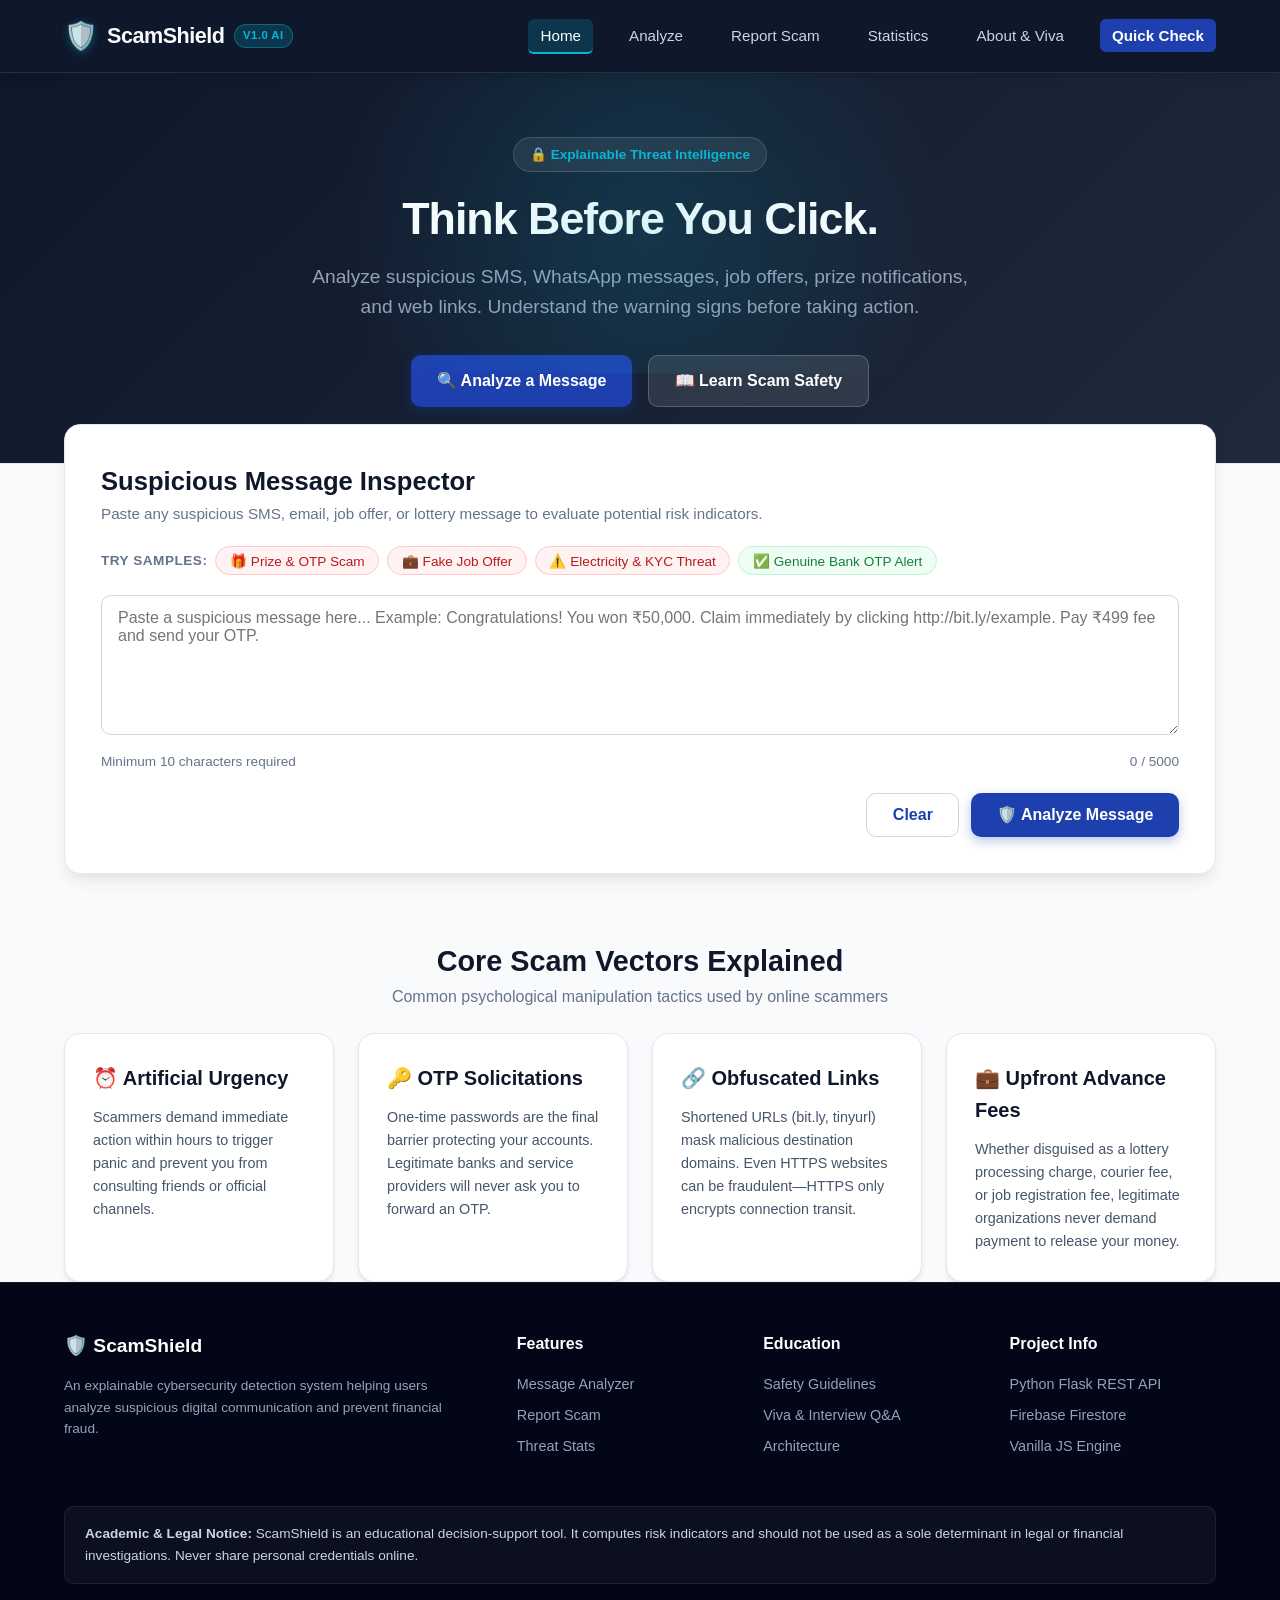
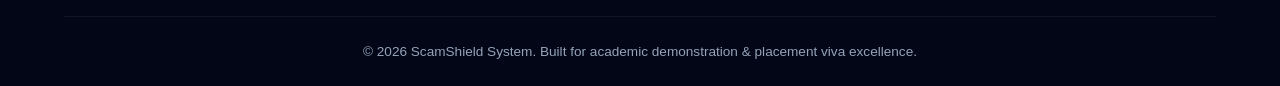
<file: frontend/index.html>
<!DOCTYPE html>
<html lang="en">
<head>
  <meta charset="UTF-8">
  <meta name="viewport" content="width=device-width, initial-scale=1.0">
  <title>ScamShield ? AI-Based Scam Detection & Awareness System</title>
  <meta name="description" content="Analyze suspicious messages, SMS, emails, and job offers with explainable AI scam detection.">
  <link rel="stylesheet" href="css/style.css">
  <link rel="stylesheet" href="css/dashboard.css">
  <link rel="stylesheet" href="css/responsive.css">
  <link rel="icon" type="image/svg+xml" href="/favicon.svg?v=1">
  <meta name="theme-color" content="#101b32">
</head>
<body>

  <!-- Site Header -->
  <header class="site-header">
    <div class="container header-inner">
      <a href="index.html" class="logo-link">
        <span class="logo-shield">🛡️</span>
        <span class="logo-text">ScamShield</span>
        <span class="logo-badge">v1.0 AI</span>
      </a>

      <button class="mobile-nav-toggle" id="mobileNavBtn" aria-label="Toggle navigation menu">☰</button>

      <nav>
        <ul class="nav-links" id="navLinks">
          <li><a href="index.html" class="nav-link active">Home</a></li>
          <li><a href="#analyzerSection" class="nav-link">Analyze</a></li>
          <li><a href="report.html" class="nav-link">Report Scam</a></li>
          <li><a href="statistics.html" class="nav-link">Statistics</a></li>
          <li><a href="about.html" class="nav-link">About & Viva</a></li>
          <li><a href="#analyzerSection" class="nav-link nav-cta">Quick Check</a></li>
        </ul>
      </nav>
    </div>
  </header>

  <!-- Hero Section -->
  <section class="hero">
    <div class="container">
      <div class="hero-tag">🔒 Explainable Threat Intelligence</div>
      <h1 class="hero-title">Think Before You Click.</h1>
      <p class="hero-subtitle">
        Analyze suspicious SMS, WhatsApp messages, job offers, prize notifications, and web links. 
        Understand the warning signs before taking action.
      </p>
      <div class="hero-actions">
        <a href="#analyzerSection" class="btn btn-primary">🔍 Analyze a Message</a>
        <a href="about.html#safetyTips" class="btn btn-secondary">📖 Learn Scam Safety</a>
      </div>
    </div>
  </section>

  <!-- Main Container -->
  <main class="container">
    
    <!-- Analyzer Tool Section -->
    <section id="analyzerSection" class="analyzer-card">
      <div class="analyzer-header">
        <h2>Suspicious Message Inspector</h2>
        <p>Paste any suspicious SMS, email, job offer, or lottery message to evaluate potential risk indicators.</p>
      </div>

      <!-- Quick Fill Samples for Instant Demonstration -->
      <div class="sample-prompts">
        <span class="sample-title">Try Samples:</span>
        <button type="button" class="sample-btn sample-scam" data-sample="prize">🎁 Prize & OTP Scam</button>
        <button type="button" class="sample-btn sample-scam" data-sample="job">💼 Fake Job Offer</button>
        <button type="button" class="sample-btn sample-scam" data-sample="kyc">⚠️ Electricity & KYC Threat</button>
        <button type="button" class="sample-btn sample-legit" data-sample="legit">✅ Genuine Bank OTP Alert</button>
      </div>

      <!-- Form -->
      <form id="analyzerForm">
        <div class="textarea-wrapper">
          <label for="messageInput" class="form-label sr-only">Suspicious message text</label>
          <textarea 
            id="messageInput" 
            class="form-control" 
            placeholder="Paste a suspicious message here... Example: Congratulations! You won ₹50,000. Claim immediately by clicking http://bit.ly/example. Pay ₹499 fee and send your OTP."
            rows="5"
            required
            minlength="10"
            maxlength="5000"
          ></textarea>
        </div>

        <div class="textarea-footer">
          <span id="validationHint">Minimum 10 characters required</span>
          <span id="charCount" class="char-counter">0 / 5000</span>
        </div>

        <!-- Error Feedback Area -->
        <div id="errorAlert" class="alert-box alert-danger" style="display: none; margin-top: 1rem;">
          <span class="alert-icon">⚠️</span>
          <span id="errorMessage">Please enter a valid message.</span>
        </div>

        <div class="analyzer-actions">
          <button type="button" id="clearBtn" class="btn btn-outline">Clear</button>
          <button type="submit" id="analyzeBtn" class="btn btn-primary">
            <span id="btnText">🛡️ Analyze Message</span>
            <span id="btnSpinner" class="spinner" style="display: none;"></span>
          </button>
        </div>
      </form>
    </section>

    <!-- Results Dashboard (Hidden until analyzed) -->
    <section id="resultsDashboard" class="results-section" style="display: none;">
      <div class="result-card">
        
        <!-- Result Header -->
        <div class="result-header">
          <div class="result-title-group">
            <h3>Automated Risk Assessment</h3>
            <p id="analysisSummary">Evaluating detected threat signals...</p>
          </div>
          <div>
            <span id="riskBadge" class="risk-badge badge-high">High Risk</span>
          </div>
        </div>

        <!-- Result Body -->
        <div class="result-body">
          
          <!-- Left Column: Circular Risk Gauge -->
          <div class="gauge-container">
            <div class="circular-gauge">
              <svg viewBox="0 0 160 160">
                <circle class="gauge-bg" cx="80" cy="80" r="70"></circle>
                <circle id="gaugeProgress" class="gauge-progress" cx="80" cy="80" r="70"></circle>
              </svg>
              <div class="gauge-text">
                <span id="gaugeScoreValue" class="gauge-score">0</span>
                <span class="gauge-scale">/ 100</span>
              </div>
            </div>
            
            <div class="gauge-meta">
              <strong>Risk Score</strong>
              <div>Signal Confidence: <span id="confidenceValue">85%</span></div>
              <small style="display: block; color: var(--text-muted); margin-top: 4px;">
                (Severity assessment, not probability of fraud)
              </small>
            </div>
          </div>

          <!-- Right Column: Details & Recommendations -->
          <div class="results-details">
            
            <!-- Indicators Cards -->
            <div class="indicators-section">
              <h4>🎯 What We Detected (<span id="indicatorCount">0</span>)</h4>
              <div id="indicatorsGrid" class="indicator-grid">
                <!-- Dynamically populated -->
              </div>
            </div>

            <!-- Plain-Language Explanation -->
            <div class="explanation-box">
              <div class="explanation-title">💡 Why is this suspicious?</div>
              <p id="explanationText" class="explanation-text">
                Detailed contextual rationale will be displayed here.
              </p>
            </div>

            <!-- Tailored Recommendations -->
            <div class="recommendations-box">
              <div class="recommendations-title">🛡️ Recommended Safety Actions</div>
              <ul id="recommendationsList" class="recommendations-list">
                <!-- Dynamically populated -->
              </ul>
            </div>

            <!-- Mandatory Legal & Safety Disclaimer -->
            <div class="disclaimer-banner">
              <strong>Important Disclaimer:</strong>
              <span id="disclaimerText">
                ScamShield provides an automated risk assessment based on detected indicators. 
                It cannot determine with 100% certainty whether a message is genuine or fraudulent. 
                Always independently verify important requests through official channels.
              </span>
            </div>

          </div>
        </div>

      </div>
    </section>

    <!-- Educational Pillars / Awareness Quick Info -->
    <section style="margin-top: 4rem;">
      <div class="text-center mb-3">
        <h2 style="font-size: 1.8rem; font-weight: 700; color: var(--primary-navy);">Core Scam Vectors Explained</h2>
        <p style="color: var(--text-muted);">Common psychological manipulation tactics used by online scammers</p>
      </div>

      <div style="display: grid; grid-template-columns: repeat(auto-fit, minmax(260px, 1fr)); gap: 1.5rem;">
        
        <div class="card">
          <div class="card-title">⏰ Artificial Urgency</div>
          <p style="font-size: 0.9rem; color: var(--text-secondary);">
            Scammers demand immediate action within hours to trigger panic and prevent you from consulting friends or official channels.
          </p>
        </div>

        <div class="card">
          <div class="card-title">🔑 OTP Solicitations</div>
          <p style="font-size: 0.9rem; color: var(--text-secondary);">
            One-time passwords are the final barrier protecting your accounts. Legitimate banks and service providers will never ask you to forward an OTP.
          </p>
        </div>

        <div class="card">
          <div class="card-title">🔗 Obfuscated Links</div>
          <p style="font-size: 0.9rem; color: var(--text-secondary);">
            Shortened URLs (bit.ly, tinyurl) mask malicious destination domains. Even HTTPS websites can be fraudulent—HTTPS only encrypts connection transit.
          </p>
        </div>

        <div class="card">
          <div class="card-title">💼 Upfront Advance Fees</div>
          <p style="font-size: 0.9rem; color: var(--text-secondary);">
            Whether disguised as a lottery processing charge, courier fee, or job registration fee, legitimate organizations never demand payment to release your money.
          </p>
        </div>

      </div>
    </section>

  </main>

  <!-- Site Footer -->
  <footer class="site-footer">
    <div class="container">
      <div class="footer-grid">
        <div class="footer-col">
          <div style="display: flex; align-items: center; gap: 0.5rem; margin-bottom: 0.8rem; color: white; font-weight: 700; font-size: 1.2rem;">
            🛡️ ScamShield
          </div>
          <p style="font-size: 0.85rem; line-height: 1.6; margin-bottom: 1rem;">
            An explainable cybersecurity detection system helping users analyze suspicious digital communication and prevent financial fraud.
          </p>
        </div>

        <div class="footer-col">
          <h4>Features</h4>
          <ul>
            <li><a href="index.html#analyzerSection">Message Analyzer</a></li>
            <li><a href="report.html">Report Scam</a></li>
            <li><a href="statistics.html">Threat Stats</a></li>
          </ul>
        </div>

        <div class="footer-col">
          <h4>Education</h4>
          <ul>
            <li><a href="about.html#safetyTips">Safety Guidelines</a></li>
            <li><a href="about.html#viva">Viva & Interview Q&A</a></li>
            <li><a href="about.html#tech">Architecture</a></li>
          </ul>
        </div>

        <div class="footer-col">
          <h4>Project Info</h4>
          <ul>
            <li>Python Flask REST API</li>
            <li>Firebase Firestore</li>
            <li>Vanilla JS Engine</li>
          </ul>
        </div>
      </div>

      <div class="footer-disclaimer-box">
        <strong>Academic & Legal Notice:</strong> ScamShield is an educational decision-support tool. It computes risk indicators and should not be used as a sole determinant in legal or financial investigations. Never share personal credentials online.
      </div>

      <div class="footer-bottom">
        &copy; 2026 ScamShield System. Built for academic demonstration & placement viva excellence.
      </div>
    </div>
  </footer>

  <script src="js/app.js"></script>
</body>
</html>
</file>
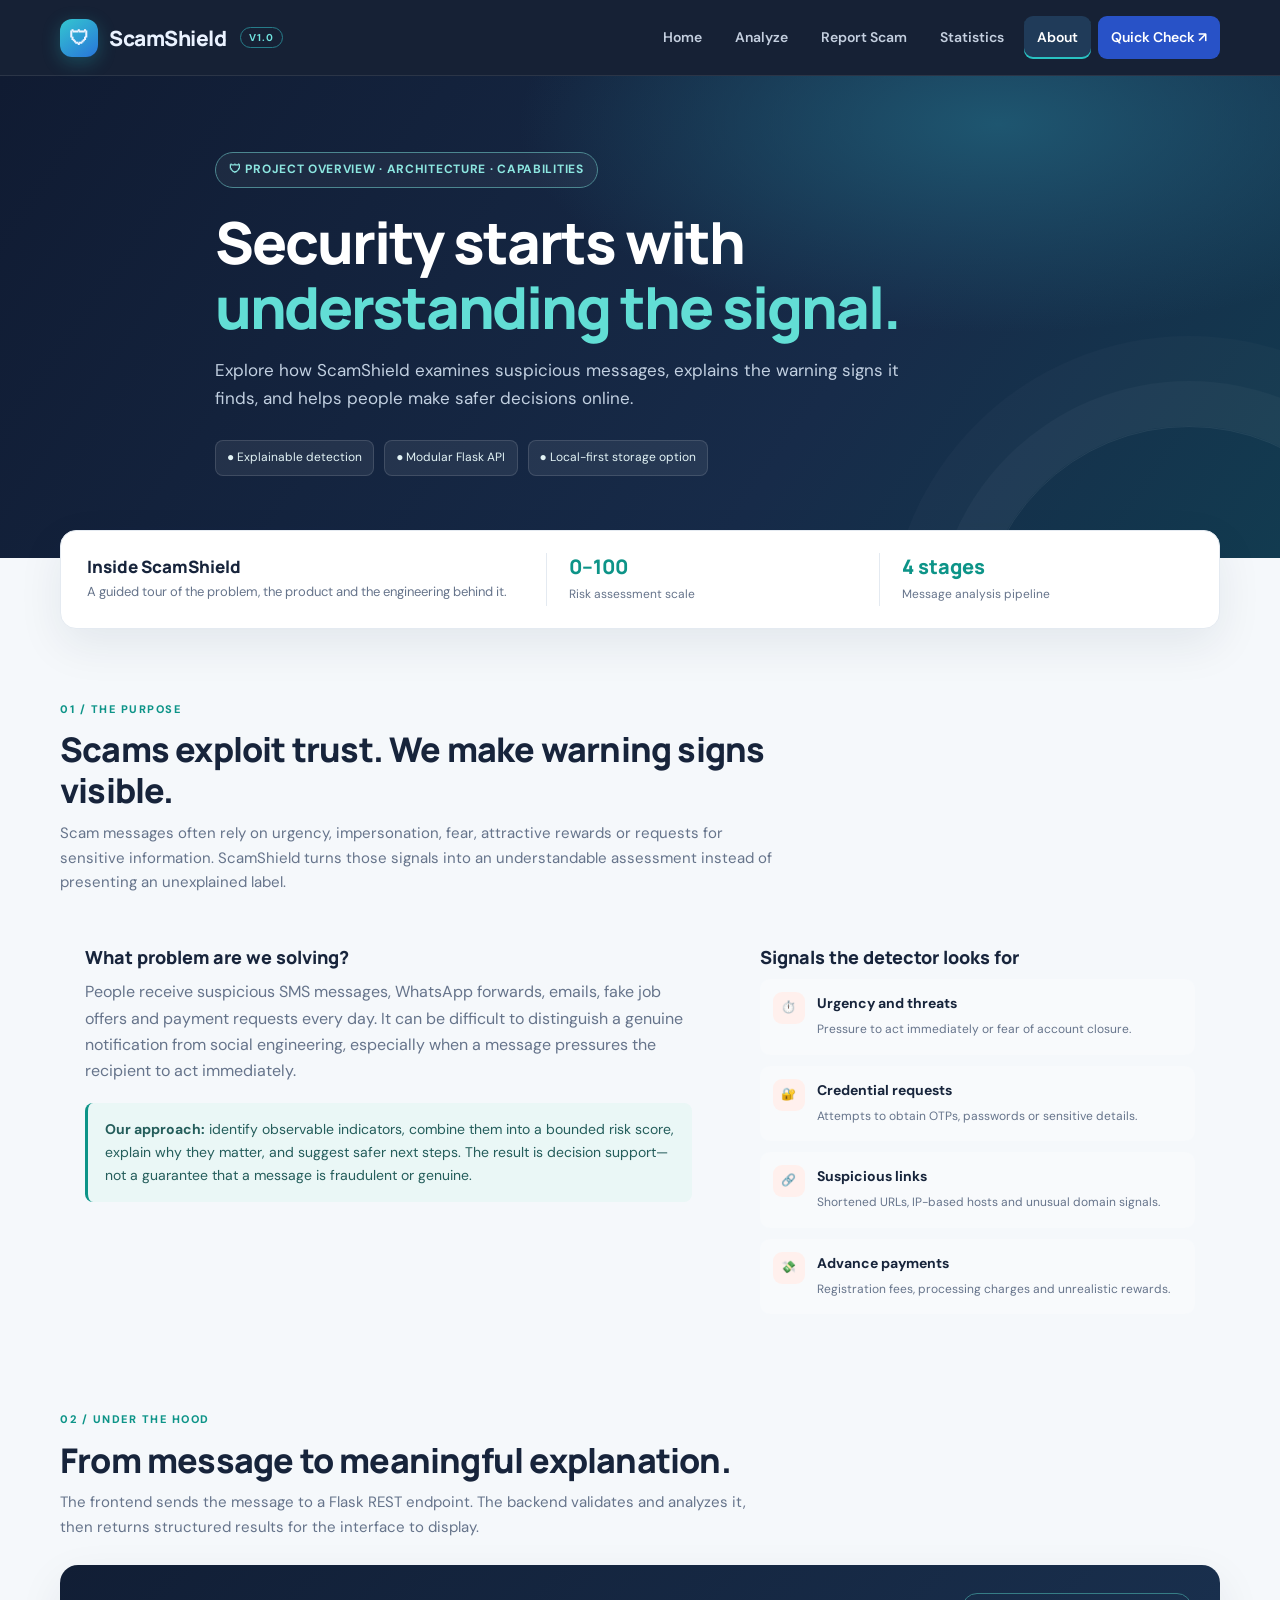
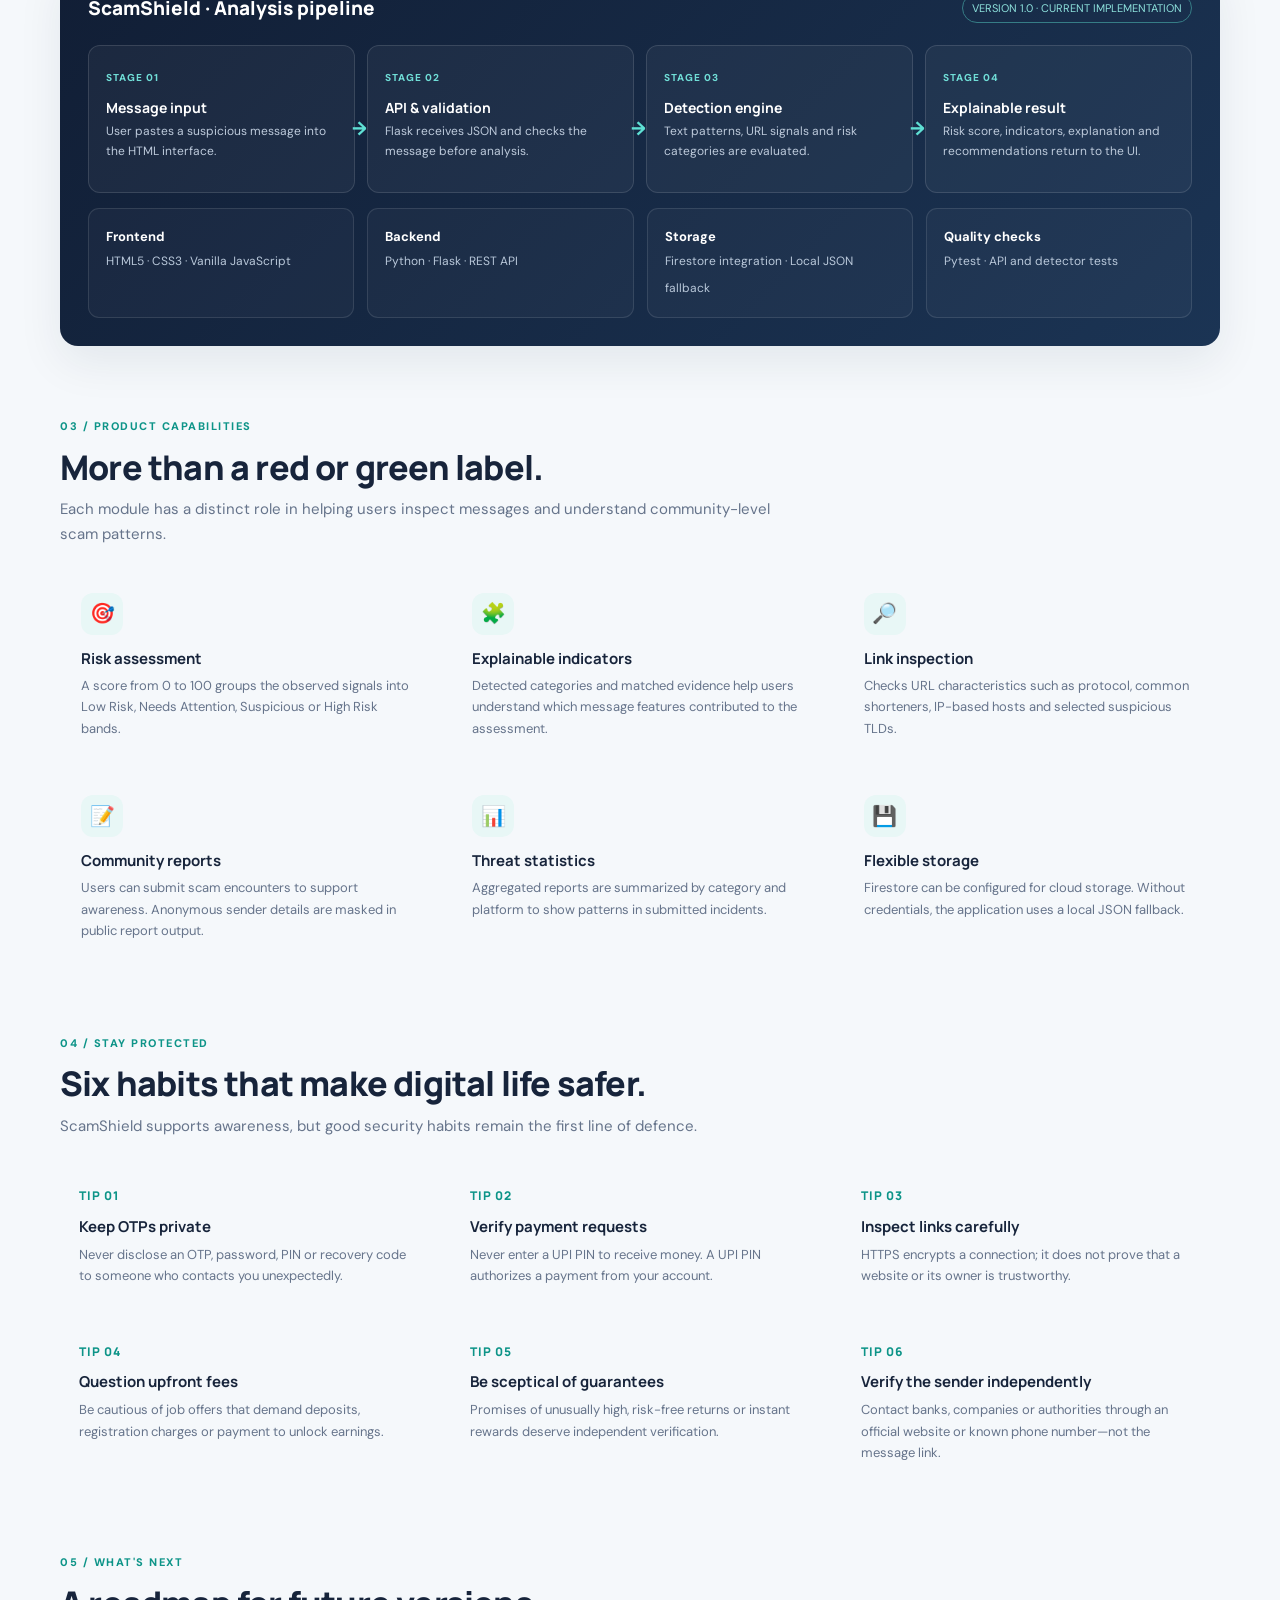
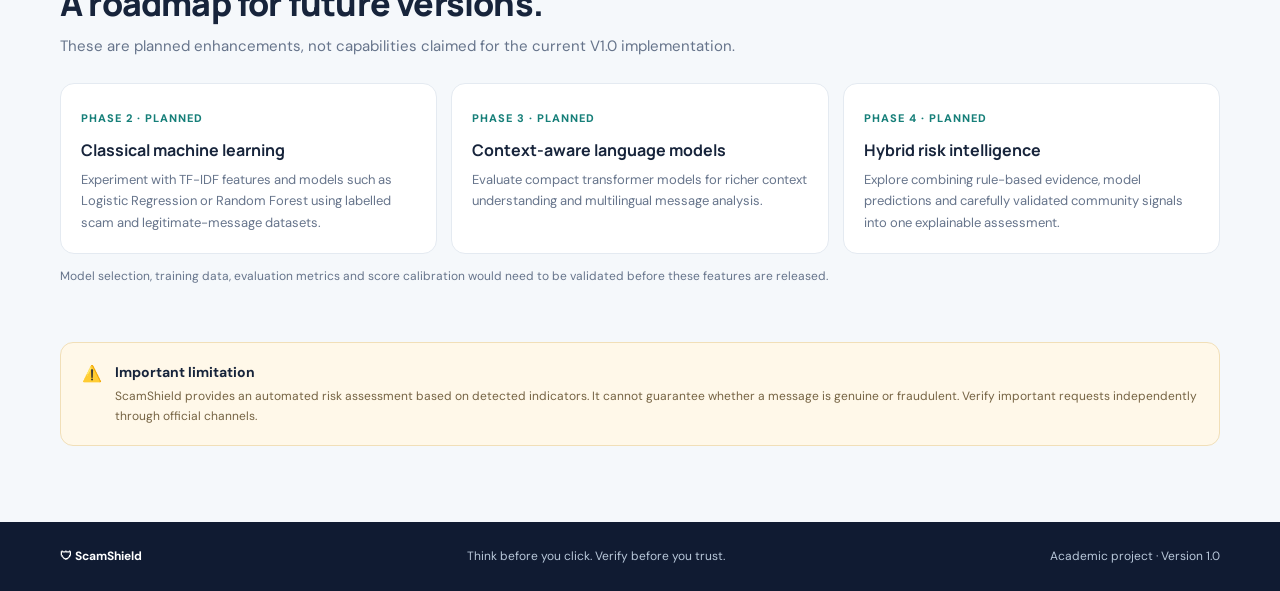
<file: frontend/about.html>
<!DOCTYPE html>
<html lang="en">
<head>
  <meta charset="UTF-8">
  <meta name="viewport" content="width=device-width, initial-scale=1.0">
  <meta name="description" content="Explore the ScamShield project, its architecture, detection capabilities, safety guidance and future roadmap.">
  <title>About ScamShield | Project Overview</title>
  <link rel="preconnect" href="https://fonts.googleapis.com">
  <link rel="preconnect" href="https://fonts.gstatic.com" crossorigin>
  <link href="https://fonts.googleapis.com/css2?family=DM+Sans:wght@400;500;600;700&family=Manrope:wght@400;500;600;700;800&display=swap" rel="stylesheet">
  <style>
    :root{--navy:#101b32;--navy2:#172744;--ink:#17243b;--muted:#66748b;--teal:#0d9488;--cyan:#22c4c8;--line:#e4eaf1;--paper:#f5f8fb;--white:#fff;--soft:#eaf7f6;--shadow:0 16px 45px rgba(16,35,62,.08)}
    *{box-sizing:border-box}html{scroll-behavior:smooth}body{margin:0;background:var(--paper);color:var(--ink);font-family:'DM Sans',sans-serif;line-height:1.65}a{color:inherit;text-decoration:none}.container{width:min(1160px,calc(100% - 40px));margin:auto}
    .site-header{height:76px;background:rgba(15,26,47,.97);color:#eaf2ff;position:sticky;top:0;z-index:20;border-bottom:1px solid rgba(255,255,255,.09);backdrop-filter:blur(12px)}.header-inner{height:100%;display:flex;align-items:center;justify-content:space-between;gap:24px}.brand{display:flex;align-items:center;gap:11px;font:800 21px Manrope,sans-serif;letter-spacing:-.5px}.brand-mark{width:38px;height:38px;border-radius:12px;display:grid;place-items:center;background:linear-gradient(145deg,#34c6d0,#2875d9);font-size:20px;box-shadow:0 5px 18px #22c4c844}.brand small{font:700 10px 'DM Sans';letter-spacing:1px;color:#70e3df;border:1px solid #267c89;border-radius:20px;padding:3px 8px;margin-left:3px}.nav-links{display:flex;align-items:center;gap:7px;list-style:none;margin:0;padding:0}.nav-link{display:block;padding:10px 13px;border-radius:9px;color:#c4cfdf;font-weight:600;font-size:14px;transition:.2s}.nav-link:hover,.nav-link.active{background:#203b59;color:#fff}.nav-link.active{box-shadow:inset 0 -2px #29c2c2}.nav-cta{background:#2852c7;color:#fff}.mobile-nav-toggle{display:none;background:transparent;border:1px solid #52627a;color:white;border-radius:8px;padding:7px 11px;font-size:19px}
    .hero{background:radial-gradient(ellipse at 78% 10%,#1e5670 0,transparent 34%),linear-gradient(125deg,#101b32,#172b49 65%,#123b50);color:white;padding:76px 0 82px;overflow:hidden;position:relative}.hero:after{content:"";position:absolute;width:420px;height:420px;border:1px solid #ffffff12;border-radius:50%;right:-120px;bottom:-290px;box-shadow:0 0 0 45px #ffffff08,0 0 0 90px #ffffff05}.hero-content{position:relative;z-index:1;max-width:850px}.eyebrow{display:inline-flex;align-items:center;gap:8px;border:1px solid #4c8790;background:#ffffff0c;color:#8ce6e0;border-radius:30px;padding:7px 13px;font-size:12px;font-weight:700;letter-spacing:.7px;text-transform:uppercase}.hero h1{font:800 clamp(36px,5vw,58px)/1.12 Manrope,sans-serif;letter-spacing:-2px;margin:22px 0 16px}.hero h1 span{color:#62ded5}.hero p{font-size:17px;color:#c2d0e1;max-width:720px;margin:0}.hero-meta{display:flex;gap:10px;flex-wrap:wrap;margin-top:28px}.meta-pill{font-size:12px;color:#e2f3f5;background:#ffffff12;border:1px solid #ffffff20;border-radius:8px;padding:7px 11px}
    .page-content{padding:0 0 76px}.intro-strip{margin-top:-28px;position:relative;z-index:2;background:white;border:1px solid var(--line);border-radius:16px;padding:22px 26px;box-shadow:var(--shadow);display:grid;grid-template-columns:1.4fr 1fr 1fr;gap:20px;align-items:center}.intro-main strong{display:block;font:800 17px Manrope}.intro-main span{font-size:13px;color:var(--muted)}.stat-mini{border-left:1px solid var(--line);padding-left:22px}.stat-mini b{display:block;font:800 20px Manrope;color:var(--teal)}.stat-mini span{font-size:12px;color:var(--muted)}
    .section{padding-top:66px;scroll-margin-top:90px}.section-head{max-width:720px;margin-bottom:25px}.kicker{color:var(--teal);font-size:11px;letter-spacing:1.5px;text-transform:uppercase;font-weight:800}.section h2{font:800 clamp(25px,3vw,34px)/1.2 Manrope;margin:8px 0 10px;letter-spacing:-.8px}.section-head p{margin:0;color:var(--muted);font-size:15px}.problem-grid{display:grid;grid-template-columns:1.15fr .85fr;gap:18px}.panel,.feature-card,.step-card,.safety-card.panel{padding:25px}.panel h3{font:800 18px Manrope;margin:0 0 10px}.panel p{color:var(--muted);margin:0}.callout{margin-top:18px;padding:15px 17px;background:var(--soft);border-left:3px solid var(--teal);border-radius:8px;color:#245d5b;font-size:14px}.challenge-list{display:grid;gap:11px}.challenge{display:flex;gap:12px;align-items:flex-start;padding:13px;background:#f8fafc;border-radius:10px}.challenge-icon{width:32px;height:32px;flex:0 0 32px;border-radius:9px;background:#fff0ed;display:grid;place-items:center}.challenge b{display:block;font-size:14px}.challenge span{font-size:12px;color:var(--muted)}
    .architecture{background:linear-gradient(135deg,#111e35,#1b3454);border-radius:18px;padding:28px;color:white;box-shadow:var(--shadow)}.architecture-top{display:flex;justify-content:space-between;gap:20px;align-items:center;margin-bottom:22px}.architecture-top h3{font:800 19px Manrope;margin:0}.architecture-top span{font-size:11px;color:#8de1dc;border:1px solid #367d86;padding:5px 9px;border-radius:20px}.flow{display:grid;grid-template-columns:repeat(4,1fr);gap:12px}.flow-step{min-height:148px;background:#ffffff0b;border:1px solid #ffffff20;border-radius:12px;padding:17px;position:relative}.flow-step:not(:last-child):after{content:"→";position:absolute;right:-13px;top:46%;z-index:1;color:#5fe0d4;font-size:19px;font-weight:800}.flow-num{font-size:10px;color:#70ded7;letter-spacing:1px;font-weight:800}.flow-step h4{font:700 14px Manrope;margin:9px 0 5px}.flow-step p{font-size:12px;color:#bdcadb;margin:0}.stack-grid{display:grid;grid-template-columns:repeat(4,1fr);gap:13px;margin-top:15px}.stack-card{padding:17px;border:1px solid #ffffff1c;border-radius:11px;background:#ffffff08}.stack-card b{display:block;font-size:13px;color:#fff}.stack-card span{font-size:12px;color:#b9c8da}
    .feature-grid{display:grid;grid-template-columns:repeat(3,1fr);gap:14px}.feature-card{padding:21px}.feature-icon{width:42px;height:42px;display:grid;place-items:center;background:#e8f7f6;border-radius:12px;font-size:20px}.feature-card h3{font:700 15px Manrope;margin:13px 0 6px}.feature-card p{font-size:13px;color:var(--muted);margin:0}
    .safety-grid{display:grid;grid-template-columns:repeat(3,1fr);gap:13px}.safety-card{padding:19px}.safety-card .number{font:800 12px Manrope;color:var(--teal);letter-spacing:1px}.safety-card h3{font:700 15px Manrope;margin:7px 0}.safety-card p{font-size:13px;color:var(--muted);margin:0}
    .roadmap{display:grid;grid-template-columns:repeat(3,1fr);gap:14px}.roadmap-card{background:white;border:1px solid var(--line);border-radius:14px;padding:20px}.roadmap-card .phase{font-size:11px;font-weight:800;color:#167f79;text-transform:uppercase;letter-spacing:1px}.roadmap-card h3{font:700 16px Manrope;margin:8px 0}.roadmap-card p{font-size:13px;color:var(--muted);margin:0}.roadmap-note{font-size:12px;color:var(--muted);margin-top:13px}
    .disclaimer{margin-top:55px;background:#fff8e9;border:1px solid #f1dfb8;border-radius:13px;padding:18px 21px;display:flex;gap:13px}.disclaimer b{display:block;font-size:14px}.disclaimer p{margin:3px 0 0;color:#756343;font-size:12px}.site-footer{background:#101b32;color:#b8c7d9;padding:25px 0}.footer-inner{display:flex;justify-content:space-between;gap:15px;flex-wrap:wrap;font-size:12px}.footer-inner b{color:#fff}
    @media(max-width:900px){.nav-links{gap:1px}.nav-link{padding:9px 8px;font-size:12px}.flow{grid-template-columns:repeat(2,1fr)}.flow-step:nth-child(2):after{display:none}.stack-grid{grid-template-columns:repeat(2,1fr)}.feature-grid,.safety-grid{grid-template-columns:repeat(2,1fr)}}
  </style>
  <link rel="icon" type="image/svg+xml" href="/favicon.svg?v=1">
  <meta name="theme-color" content="#101b32">
</head>
<body>
  <header class="site-header">
    <div class="container header-inner">
      <a href="index.html" class="brand"><span class="brand-mark">🛡</span><span>ScamShield</span><small>V1.0</small></a>
      <button class="mobile-nav-toggle" id="mobileNavBtn" aria-label="Toggle navigation">☰</button>
      <nav aria-label="Main navigation">
        <ul class="nav-links" id="navLinks">
          <li><a href="index.html" class="nav-link">Home</a></li>
          <li><a href="index.html#analyzerSection" class="nav-link">Analyze</a></li>
          <li><a href="report.html" class="nav-link">Report Scam</a></li>
          <li><a href="statistics.html" class="nav-link">Statistics</a></li>
          <li><a href="about.html" class="nav-link active">About</a></li>
          <li><a href="index.html#analyzerSection" class="nav-link nav-cta">Quick Check ↗</a></li>
        </ul>
      </nav>
    </div>
  </header>

  <section class="hero">
    <div class="container hero-content">
      <span class="eyebrow">🛡 Project overview · Architecture · Capabilities</span>
      <h1>Security starts with<br><span>understanding the signal.</span></h1>
      <p>Explore how ScamShield examines suspicious messages, explains the warning signs it finds, and helps people make safer decisions online.</p>
      <div class="hero-meta"><span class="meta-pill">● Explainable detection</span><span class="meta-pill">● Modular Flask API</span><span class="meta-pill">● Local-first storage option</span></div>
    </div>
  </section>

  <main class="container page-content">
    <div class="intro-strip">
      <div class="intro-main"><strong>Inside ScamShield</strong><span>A guided tour of the problem, the product and the engineering behind it.</span></div>
      <div class="stat-mini"><b>0–100</b><span>Risk assessment scale</span></div>
      <div class="stat-mini"><b>4 stages</b><span>Message analysis pipeline</span></div>
    </div>

    <section class="section" id="mission">
      <div class="section-head"><span class="kicker">01 / The purpose</span><h2>Scams exploit trust. We make warning signs visible.</h2><p>Scam messages often rely on urgency, impersonation, fear, attractive rewards or requests for sensitive information. ScamShield turns those signals into an understandable assessment instead of presenting an unexplained label.</p></div>
      <div class="problem-grid">
        <article class="panel">
          <h3>What problem are we solving?</h3>
          <p>People receive suspicious SMS messages, WhatsApp forwards, emails, fake job offers and payment requests every day. It can be difficult to distinguish a genuine notification from social engineering, especially when a message pressures the recipient to act immediately.</p>
          <div class="callout"><strong>Our approach:</strong> identify observable indicators, combine them into a bounded risk score, explain why they matter, and suggest safer next steps. The result is decision support—not a guarantee that a message is fraudulent or genuine.</div>
        </article>
        <article class="panel">
          <h3>Signals the detector looks for</h3>
          <div class="challenge-list">
            <div class="challenge"><span class="challenge-icon">⏱️</span><div><b>Urgency and threats</b><span>Pressure to act immediately or fear of account closure.</span></div></div>
            <div class="challenge"><span class="challenge-icon">🔐</span><div><b>Credential requests</b><span>Attempts to obtain OTPs, passwords or sensitive details.</span></div></div>
            <div class="challenge"><span class="challenge-icon">🔗</span><div><b>Suspicious links</b><span>Shortened URLs, IP-based hosts and unusual domain signals.</span></div></div>
            <div class="challenge"><span class="challenge-icon">💸</span><div><b>Advance payments</b><span>Registration fees, processing charges and unrealistic rewards.</span></div></div>
          </div>
        </article>
      </div>
    </section>

    <section class="section" id="architecture">
      <div class="section-head"><span class="kicker">02 / Under the hood</span><h2>From message to meaningful explanation.</h2><p>The frontend sends the message to a Flask REST endpoint. The backend validates and analyzes it, then returns structured results for the interface to display.</p></div>
      <div class="architecture">
        <div class="architecture-top"><h3>ScamShield · Analysis pipeline</h3><span>VERSION 1.0 · CURRENT IMPLEMENTATION</span></div>
        <div class="flow">
          <div class="flow-step"><span class="flow-num">STAGE 01</span><h4>Message input</h4><p>User pastes a suspicious message into the HTML interface.</p></div>
          <div class="flow-step"><span class="flow-num">STAGE 02</span><h4>API & validation</h4><p>Flask receives JSON and checks the message before analysis.</p></div>
          <div class="flow-step"><span class="flow-num">STAGE 03</span><h4>Detection engine</h4><p>Text patterns, URL signals and risk categories are evaluated.</p></div>
          <div class="flow-step"><span class="flow-num">STAGE 04</span><h4>Explainable result</h4><p>Risk score, indicators, explanation and recommendations return to the UI.</p></div>
        </div>
        <div class="stack-grid">
          <div class="stack-card"><b>Frontend</b><span>HTML5 · CSS3 · Vanilla JavaScript</span></div>
          <div class="stack-card"><b>Backend</b><span>Python · Flask · REST API</span></div>
          <div class="stack-card"><b>Storage</b><span>Firestore integration · Local JSON fallback</span></div>
          <div class="stack-card"><b>Quality checks</b><span>Pytest · API and detector tests</span></div>
        </div>
      </div>
    </section>

    <section class="section" id="capabilities">
      <div class="section-head"><span class="kicker">03 / Product capabilities</span><h2>More than a red or green label.</h2><p>Each module has a distinct role in helping users inspect messages and understand community-level scam patterns.</p></div>
      <div class="feature-grid">
        <article class="feature-card"><span class="feature-icon">🎯</span><h3>Risk assessment</h3><p>A score from 0 to 100 groups the observed signals into Low Risk, Needs Attention, Suspicious or High Risk bands.</p></article>
        <article class="feature-card"><span class="feature-icon">🧩</span><h3>Explainable indicators</h3><p>Detected categories and matched evidence help users understand which message features contributed to the assessment.</p></article>
        <article class="feature-card"><span class="feature-icon">🔎</span><h3>Link inspection</h3><p>Checks URL characteristics such as protocol, common shorteners, IP-based hosts and selected suspicious TLDs.</p></article>
        <article class="feature-card"><span class="feature-icon">📝</span><h3>Community reports</h3><p>Users can submit scam encounters to support awareness. Anonymous sender details are masked in public report output.</p></article>
        <article class="feature-card"><span class="feature-icon">📊</span><h3>Threat statistics</h3><p>Aggregated reports are summarized by category and platform to show patterns in submitted incidents.</p></article>
        <article class="feature-card"><span class="feature-icon">💾</span><h3>Flexible storage</h3><p>Firestore can be configured for cloud storage. Without credentials, the application uses a local JSON fallback.</p></article>
      </div>
    </section>

    <section class="section" id="safety">
      <div class="section-head"><span class="kicker">04 / Stay protected</span><h2>Six habits that make digital life safer.</h2><p>ScamShield supports awareness, but good security habits remain the first line of defence.</p></div>
      <div class="safety-grid">
        <article class="safety-card"><span class="number">TIP 01</span><h3>Keep OTPs private</h3><p>Never disclose an OTP, password, PIN or recovery code to someone who contacts you unexpectedly.</p></article>
        <article class="safety-card"><span class="number">TIP 02</span><h3>Verify payment requests</h3><p>Never enter a UPI PIN to receive money. A UPI PIN authorizes a payment from your account.</p></article>
        <article class="safety-card"><span class="number">TIP 03</span><h3>Inspect links carefully</h3><p>HTTPS encrypts a connection; it does not prove that a website or its owner is trustworthy.</p></article>
        <article class="safety-card"><span class="number">TIP 04</span><h3>Question upfront fees</h3><p>Be cautious of job offers that demand deposits, registration charges or payment to unlock earnings.</p></article>
        <article class="safety-card"><span class="number">TIP 05</span><h3>Be sceptical of guarantees</h3><p>Promises of unusually high, risk-free returns or instant rewards deserve independent verification.</p></article>
        <article class="safety-card"><span class="number">TIP 06</span><h3>Verify the sender independently</h3><p>Contact banks, companies or authorities through an official website or known phone number—not the message link.</p></article>
      </div>
    </section>

    <section class="section" id="roadmap">
      <div class="section-head"><span class="kicker">05 / What's next</span><h2>A roadmap for future versions.</h2><p>These are planned enhancements, not capabilities claimed for the current V1.0 implementation.</p></div>
      <div class="roadmap">
        <article class="roadmap-card"><span class="phase">Phase 2 · Planned</span><h3>Classical machine learning</h3><p>Experiment with TF-IDF features and models such as Logistic Regression or Random Forest using labelled scam and legitimate-message datasets.</p></article>
        <article class="roadmap-card"><span class="phase">Phase 3 · Planned</span><h3>Context-aware language models</h3><p>Evaluate compact transformer models for richer context understanding and multilingual message analysis.</p></article>
        <article class="roadmap-card"><span class="phase">Phase 4 · Planned</span><h3>Hybrid risk intelligence</h3><p>Explore combining rule-based evidence, model predictions and carefully validated community signals into one explainable assessment.</p></article>
      </div>
      <p class="roadmap-note">Model selection, training data, evaluation metrics and score calibration would need to be validated before these features are released.</p>
    </section>

    <div class="disclaimer"><span>⚠️</span><div><b>Important limitation</b><p>ScamShield provides an automated risk assessment based on detected indicators. It cannot guarantee whether a message is genuine or fraudulent. Verify important requests independently through official channels.</p></div></div>
  </main>

  <footer class="site-footer"><div class="container footer-inner"><b>🛡 ScamShield</b><span>Think before you click. Verify before you trust.</span><span>Academic project · Version 1.0</span></div></footer>
  <script>
    const menuButton = document.getElementById('mobileNavBtn');
    const nav = document.getElementById('navLinks');
    if (menuButton && nav) menuButton.addEventListener('click', () => nav.classList.toggle('nav-open'));
  </script>
</body>
</html>
</file>
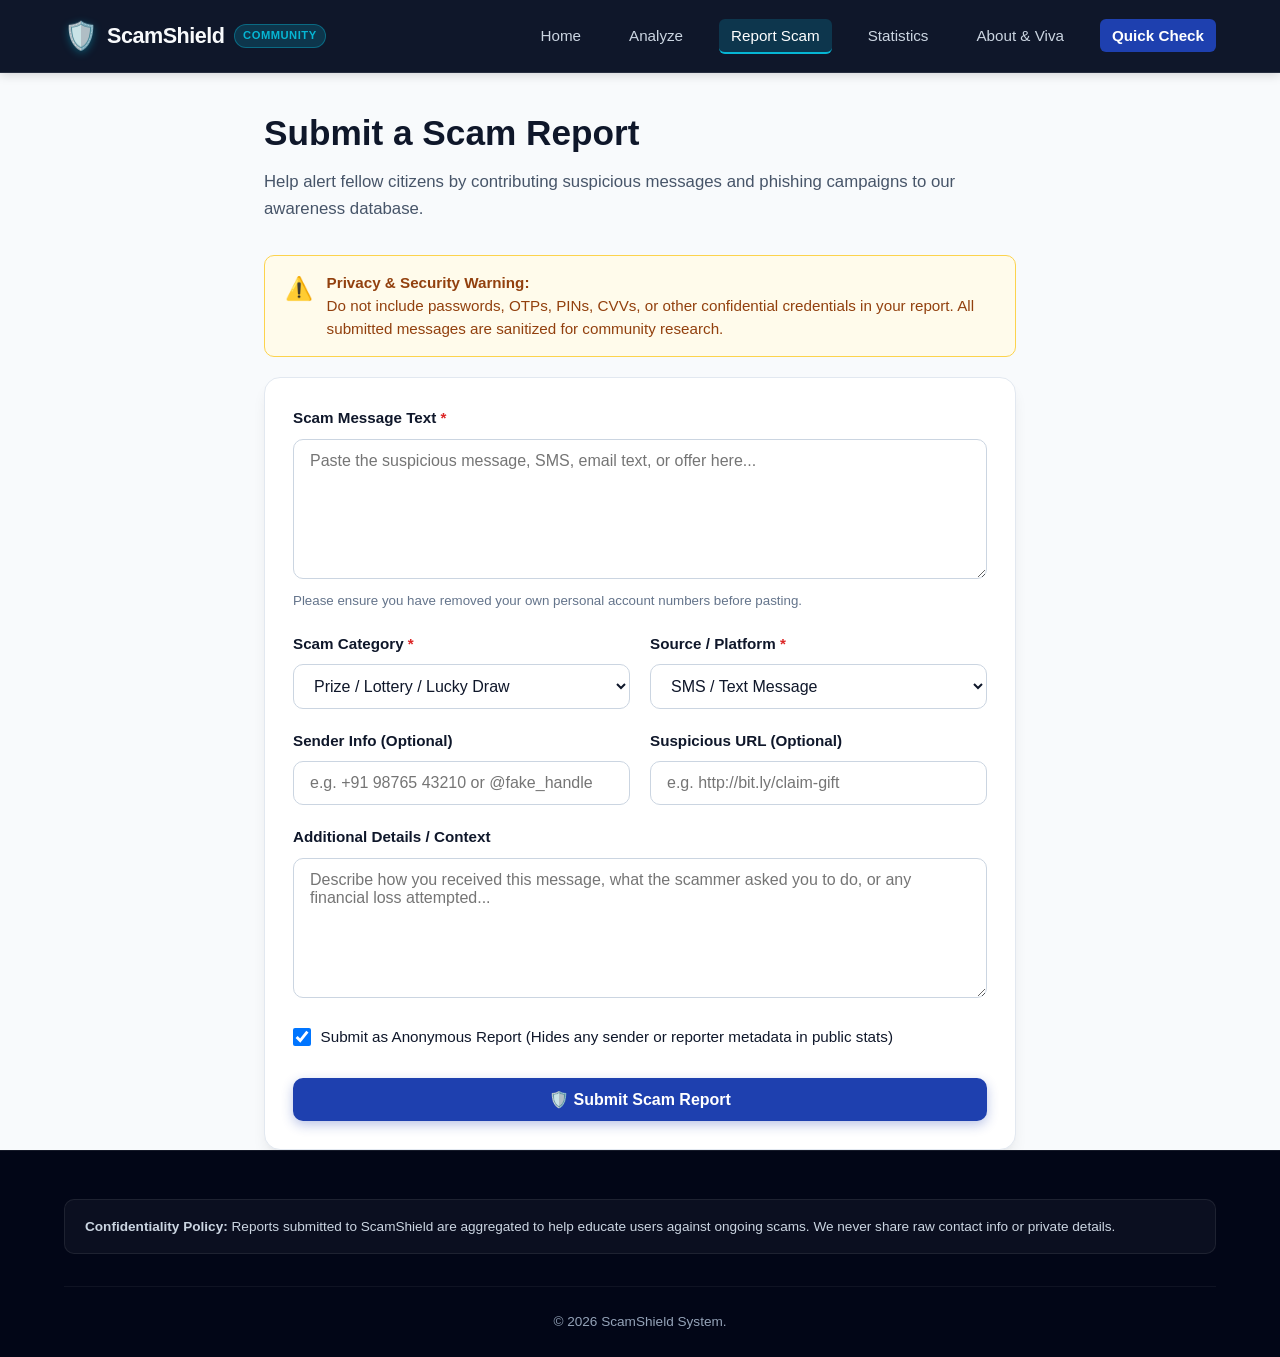
<file: frontend/report.html>
<!DOCTYPE html>
<html lang="en">
<head>
  <meta charset="UTF-8">
  <meta name="viewport" content="width=device-width, initial-scale=1.0">
  <title>Report Scam ? ScamShield Community Intelligence</title>
  <meta name="description" content="Report a scam message to help protect your community. Safe and privacy-first scam reporting.">
  <link rel="stylesheet" href="css/style.css">
  <link rel="stylesheet" href="css/dashboard.css">
  <link rel="stylesheet" href="css/responsive.css">
  <link rel="icon" type="image/svg+xml" href="/favicon.svg?v=1">
  <meta name="theme-color" content="#101b32">
</head>
<body>

  <!-- Site Header -->
  <header class="site-header">
    <div class="container header-inner">
      <a href="index.html" class="logo-link">
        <span class="logo-shield">🛡️</span>
        <span class="logo-text">ScamShield</span>
        <span class="logo-badge">Community</span>
      </a>

      <button class="mobile-nav-toggle" id="mobileNavBtn" aria-label="Toggle navigation menu">☰</button>

      <nav>
        <ul class="nav-links" id="navLinks">
          <li><a href="index.html" class="nav-link">Home</a></li>
          <li><a href="index.html#analyzerSection" class="nav-link">Analyze</a></li>
          <li><a href="report.html" class="nav-link active">Report Scam</a></li>
          <li><a href="statistics.html" class="nav-link">Statistics</a></li>
          <li><a href="about.html" class="nav-link">About & Viva</a></li>
          <li><a href="index.html#analyzerSection" class="nav-link nav-cta">Quick Check</a></li>
        </ul>
      </nav>
    </div>
  </header>

  <!-- Main Container -->
  <main class="container" style="max-width: 800px; padding-top: 2rem;">
    
    <!-- Title & Privacy Banner -->
    <div style="margin-bottom: 2rem;">
      <h1 style="font-size: 2.2rem; font-weight: 800; color: var(--primary-navy); margin-bottom: 0.5rem;">
        Submit a Scam Report
      </h1>
      <p style="color: var(--text-secondary); font-size: 1.05rem;">
        Help alert fellow citizens by contributing suspicious messages and phishing campaigns to our awareness database.
      </p>
    </div>

    <!-- MANDATORY CREDENTIAL WARNING ALERT -->
    <div class="alert-box alert-warning">
      <span style="font-size: 1.4rem;">⚠️</span>
      <div>
        <strong>Privacy & Security Warning:</strong>
        <div>Do not include passwords, OTPs, PINs, CVVs, or other confidential credentials in your report. All submitted messages are sanitized for community research.</div>
      </div>
    </div>

    <!-- Success Feedback Banner (Hidden by default) -->
    <div id="successAlert" class="alert-box alert-success" style="display: none;">
      <span style="font-size: 1.4rem;">✓</span>
      <div>
        <strong>Report Submitted Successfully!</strong>
        <div id="successDetails">Thank you for contributing to public awareness. Your report has been securely logged.</div>
      </div>
    </div>

    <!-- Error Alert (Hidden by default) -->
    <div id="errorAlert" class="alert-box alert-danger" style="display: none;">
      <span style="font-size: 1.4rem;">✕</span>
      <div>
        <strong>Submission Failed:</strong>
        <span id="errorMessage">Please check the form inputs.</span>
      </div>
    </div>

    <!-- Report Submission Form -->
    <div class="card" style="box-shadow: var(--shadow-lg);">
      <form id="reportForm">
        
        <!-- Scam Message Content -->
        <div class="form-group">
          <label for="scamMessage" class="form-label">
            Scam Message Text <span style="color: var(--risk-high);">*</span>
          </label>
          <textarea 
            id="scamMessage" 
            class="form-control" 
            placeholder="Paste the suspicious message, SMS, email text, or offer here..." 
            rows="4" 
            required 
            minlength="5" 
            maxlength="5000"
          ></textarea>
          <small style="color: var(--text-muted); display: block; margin-top: 4px;">
            Please ensure you have removed your own personal account numbers before pasting.
          </small>
        </div>

        <!-- Category & Platform Grid -->
        <div style="display: grid; grid-template-columns: 1fr 1fr; gap: 1.25rem;">
          
          <div class="form-group">
            <label for="scamCategory" class="form-label">
              Scam Category <span style="color: var(--risk-high);">*</span>
            </label>
            <select id="scamCategory" class="form-control" required>
              <option value="Prize/Lottery">Prize / Lottery / Lucky Draw</option>
              <option value="Fake Job">Fake Job / Work From Home</option>
              <option value="Investment">Investment / Crypto Return</option>
              <option value="Banking">Banking / Credit Card / CVV</option>
              <option value="KYC">KYC / Account Blocked / Suspension</option>
              <option value="Threat/Urgency">Threat / Electricity / Legal Action</option>
              <option value="Shopping">Fake Shopping Offer</option>
              <option value="SMS">Phishing SMS</option>
              <option value="WhatsApp">WhatsApp Fraud</option>
              <option value="Email">Phishing Email</option>
              <option value="Social Media">Social Media Impersonation</option>
              <option value="Other">Other Suspicious Offer</option>
            </select>
          </div>

          <div class="form-group">
            <label for="scamPlatform" class="form-label">
              Source / Platform <span style="color: var(--risk-high);">*</span>
            </label>
            <select id="scamPlatform" class="form-control" required>
              <option value="SMS">SMS / Text Message</option>
              <option value="WhatsApp">WhatsApp</option>
              <option value="Email">Email</option>
              <option value="Telegram">Telegram</option>
              <option value="Instagram">Instagram</option>
              <option value="Facebook">Facebook</option>
              <option value="Twitter/X">Twitter / X</option>
              <option value="Phone Call">Phone Call / Robocall</option>
              <option value="Website">Suspicious Website</option>
              <option value="Other">Other Platform</option>
            </select>
          </div>

        </div>

        <!-- Sender & URL Grid -->
        <div style="display: grid; grid-template-columns: 1fr 1fr; gap: 1.25rem;">
          
          <div class="form-group">
            <label for="senderInfo" class="form-label">Sender Info (Optional)</label>
            <input 
              type="text" 
              id="senderInfo" 
              class="form-control" 
              placeholder="e.g. +91 98765 43210 or @fake_handle"
              maxlength="100"
            >
          </div>

          <div class="form-group">
            <label for="websiteUrl" class="form-label">Suspicious URL (Optional)</label>
            <input 
              type="text" 
              id="websiteUrl" 
              class="form-control" 
              placeholder="e.g. http://bit.ly/claim-gift"
              maxlength="500"
            >
          </div>

        </div>

        <!-- Description / Context -->
        <div class="form-group">
          <label for="reportDescription" class="form-label">Additional Details / Context</label>
          <textarea 
            id="reportDescription" 
            class="form-control" 
            placeholder="Describe how you received this message, what the scammer asked you to do, or any financial loss attempted..." 
            rows="3"
            maxlength="2000"
          ></textarea>
        </div>

        <!-- Anonymous Checkbox -->
        <div class="form-group" style="display: flex; align-items: center; gap: 0.6rem; margin-top: 0.5rem;">
          <input type="checkbox" id="anonymousCheck" style="width: 18px; height: 18px; cursor: pointer;" checked>
          <label for="anonymousCheck" style="font-size: 0.95rem; cursor: pointer; color: var(--text-primary);">
            Submit as Anonymous Report (Hides any sender or reporter metadata in public stats)
          </label>
        </div>

        <!-- Submit Button -->
        <div style="margin-top: 1.75rem;">
          <button type="submit" id="submitReportBtn" class="btn btn-primary" style="width: 100%;">
            <span id="reportBtnText">🛡️ Submit Scam Report</span>
            <span id="reportBtnSpinner" class="spinner" style="display: none;"></span>
          </button>
        </div>

      </form>
    </div>

  </main>

  <!-- Site Footer -->
  <footer class="site-footer">
    <div class="container">
      <div class="footer-disclaimer-box">
        <strong>Confidentiality Policy:</strong> Reports submitted to ScamShield are aggregated to help educate users against ongoing scams. We never share raw contact info or private details.
      </div>
      <div class="footer-bottom">
        &copy; 2026 ScamShield System.
      </div>
    </div>
  </footer>

  <script src="js/report.js"></script>
</body>
</html>
</file>
<file: frontend/css/style.css>
/* ==========================================================================
   ScamShield - Global Design System & Stylesheet
   Theme: High-contrast, clean cybersecurity aesthetic
   ========================================================================== */

:root {
  /* Color Palette */
  --bg-main: #f8fafc;
  --bg-surface: #ffffff;
  --bg-card: #ffffff;
  --bg-elevated: #f1f5f9;
  
  /* Brand Colors */
  --primary-navy: #0f172a;
  --primary-dark: #020617;
  --primary-blue: #1e40af;
  --primary-accent: #0284c7;
  --accent-cyan: #06b6d4;
  --cyan-subtle: #ecfeff;

  /* Status Colors */
  --risk-low: #16a34a;
  --risk-low-bg: #f0fdf4;
  --risk-low-border: #86efac;

  --risk-attention: #d97706;
  --risk-attention-bg: #fffbeb;
  --risk-attention-border: #fcd34d;

  --risk-suspicious: #ea580c;
  --risk-suspicious-bg: #fff7ed;
  --risk-suspicious-border: #fdba74;

  --risk-high: #dc2626;
  --risk-high-bg: #fef2f2;
  --risk-high-border: #fca5a5;

  /* Typography */
  --text-primary: #0f172a;
  --text-secondary: #475569;
  --text-muted: #64748b;
  --text-light: #f8fafc;
  
  /* Borders & Shadows */
  --border-light: #e2e8f0;
  --border-subtle: #cbd5e1;
  --shadow-sm: 0 1px 2px 0 rgba(0, 0, 0, 0.05);
  --shadow-md: 0 4px 6px -1px rgba(0, 0, 0, 0.08), 0 2px 4px -2px rgba(0, 0, 0, 0.05);
  --shadow-lg: 0 10px 15px -3px rgba(0, 0, 0, 0.08), 0 4px 6px -4px rgba(0, 0, 0, 0.04);
  --shadow-xl: 0 20px 25px -5px rgba(0, 0, 0, 0.1), 0 8px 10px -6px rgba(0, 0, 0, 0.04);

  /* Radii & Transitions */
  --radius-sm: 6px;
  --radius-md: 10px;
  --radius-lg: 16px;
  --radius-full: 9999px;
  --transition: all 0.2s cubic-bezier(0.4, 0, 0.2, 1);
}

/* Reset & Base */
*, *::before, *::after {
  box-sizing: border-box;
  margin: 0;
  padding: 0;
}

body {
  font-family: -apple-system, BlinkMacSystemFont, "Segoe UI", Roboto, Oxygen, Ubuntu, Cantarell, "Open Sans", sans-serif;
  background-color: var(--bg-main);
  color: var(--text-primary);
  line-height: 1.6;
  min-height: 100vh;
  display: flex;
  flex-direction: column;
  -webkit-font-smoothing: antialiased;
}

/* Container */
.container {
  width: 100%;
  max-width: 1200px;
  margin: 0 auto;
  padding: 0 1.5rem;
}

/* Header & Navigation */
.site-header {
  background-color: var(--primary-navy);
  color: var(--text-light);
  border-bottom: 1px solid rgba(255, 255, 255, 0.1);
  position: sticky;
  top: 0;
  z-index: 1000;
  box-shadow: 0 2px 10px rgba(0, 0, 0, 0.15);
}

.header-inner {
  display: flex;
  align-items: center;
  justify-content: space-between;
  height: 72px;
}

.logo-link {
  display: flex;
  align-items: center;
  gap: 0.6rem;
  text-decoration: none;
  color: var(--text-light);
  font-size: 1.35rem;
  font-weight: 700;
  letter-spacing: -0.5px;
}

.logo-shield {
  font-size: 1.7rem;
  filter: drop-shadow(0 2px 4px rgba(6, 182, 212, 0.4));
}

.logo-badge {
  font-size: 0.7rem;
  background: rgba(6, 182, 212, 0.2);
  color: var(--accent-cyan);
  padding: 2px 8px;
  border-radius: var(--radius-full);
  border: 1px solid rgba(6, 182, 212, 0.4);
  font-weight: 600;
  text-transform: uppercase;
  letter-spacing: 0.5px;
}

.nav-links {
  display: flex;
  list-style: none;
  gap: 1.5rem;
  align-items: center;
}

.nav-link {
  color: #cbd5e1;
  text-decoration: none;
  font-size: 0.95rem;
  font-weight: 500;
  padding: 0.5rem 0.75rem;
  border-radius: var(--radius-sm);
  transition: var(--transition);
}

.nav-link:hover {
  color: #ffffff;
  background: rgba(255, 255, 255, 0.08);
}

.nav-link.active {
  color: #ffffff;
  background: rgba(6, 182, 212, 0.2);
  border-bottom: 2px solid var(--accent-cyan);
}

.nav-cta {
  background: var(--primary-blue);
  color: white !important;
  font-weight: 600;
}

.nav-cta:hover {
  background: #1d4ed8 !important;
}

/* Mobile Nav Toggle */
.mobile-nav-toggle {
  display: none;
  background: none;
  border: none;
  color: white;
  font-size: 1.5rem;
  cursor: pointer;
  padding: 0.5rem;
}

/* Hero Section */
.hero {
  background: linear-gradient(135deg, var(--primary-navy) 0%, #1e293b 100%);
  color: white;
  padding: 4rem 0 3.5rem;
  text-align: center;
  position: relative;
  overflow: hidden;
  border-bottom: 1px solid var(--border-light);
}

.hero::before {
  content: "";
  position: absolute;
  top: 0;
  left: 50%;
  transform: translateX(-50%);
  width: 800px;
  height: 300px;
  background: radial-gradient(circle, rgba(6, 182, 212, 0.15) 0%, rgba(15, 23, 42, 0) 70%);
  pointer-events: none;
}

.hero-tag {
  display: inline-flex;
  align-items: center;
  gap: 0.5rem;
  background: rgba(255, 255, 255, 0.08);
  border: 1px solid rgba(255, 255, 255, 0.15);
  color: var(--accent-cyan);
  padding: 0.35rem 1rem;
  border-radius: var(--radius-full);
  font-size: 0.85rem;
  font-weight: 600;
  margin-bottom: 1.25rem;
}

.hero-title {
  font-size: 2.8rem;
  font-weight: 800;
  line-height: 1.2;
  margin-bottom: 1rem;
  letter-spacing: -1px;
}

.hero-subtitle {
  font-size: 1.2rem;
  color: #94a3b8;
  max-width: 680px;
  margin: 0 auto 2rem;
  line-height: 1.6;
}

.hero-actions {
  display: flex;
  gap: 1rem;
  justify-content: center;
  flex-wrap: wrap;
}

/* Buttons */
.btn {
  display: inline-flex;
  align-items: center;
  justify-content: center;
  gap: 0.5rem;
  padding: 0.75rem 1.6rem;
  font-size: 1rem;
  font-weight: 600;
  border-radius: var(--radius-md);
  text-decoration: none;
  cursor: pointer;
  transition: var(--transition);
  border: none;
}

.btn-primary {
  background-color: var(--primary-blue);
  color: white;
  box-shadow: 0 4px 12px rgba(30, 64, 175, 0.3);
}

.btn-primary:hover:not(:disabled) {
  background-color: #1d4ed8;
  transform: translateY(-1px);
  box-shadow: 0 6px 16px rgba(30, 64, 175, 0.4);
}

.btn-secondary {
  background-color: rgba(255, 255, 255, 0.1);
  color: white;
  border: 1px solid rgba(255, 255, 255, 0.2);
}

.btn-secondary:hover {
  background-color: rgba(255, 255, 255, 0.18);
}

.btn-outline {
  background-color: transparent;
  color: var(--primary-blue);
  border: 1px solid var(--border-subtle);
}

.btn-outline:hover {
  background-color: var(--bg-elevated);
  border-color: var(--primary-blue);
}

.btn:disabled {
  opacity: 0.6;
  cursor: not-allowed;
  transform: none !important;
}

/* Cards & Surfaces */
.card {
  background: var(--bg-card);
  border-radius: var(--radius-lg);
  border: 1px solid var(--border-light);
  box-shadow: var(--shadow-md);
  padding: 1.75rem;
  transition: var(--transition);
}

.card:hover {
  box-shadow: var(--shadow-lg);
}

.card-title {
  font-size: 1.25rem;
  font-weight: 700;
  color: var(--text-primary);
  margin-bottom: 0.75rem;
  display: flex;
  align-items: center;
  gap: 0.5rem;
}

/* Alert Boxes */
.alert-box {
  border-radius: var(--radius-md);
  padding: 1rem 1.25rem;
  display: flex;
  align-items: flex-start;
  gap: 0.85rem;
  margin-bottom: 1.25rem;
  font-size: 0.95rem;
  line-height: 1.5;
}

.alert-warning {
  background-color: var(--risk-attention-bg);
  border: 1px solid var(--risk-attention-border);
  color: #92400e;
}

.alert-danger {
  background-color: var(--risk-high-bg);
  border: 1px solid var(--risk-high-border);
  color: #991b1b;
}

.alert-success {
  background-color: var(--risk-low-bg);
  border: 1px solid var(--risk-low-border);
  color: #166534;
}

.alert-info {
  background-color: #f0f9ff;
  border: 1px solid #bae6fd;
  color: #0369a1;
}

/* Forms & Inputs */
.form-group {
  margin-bottom: 1.25rem;
}

.form-label {
  display: block;
  font-weight: 600;
  font-size: 0.95rem;
  color: var(--text-primary);
  margin-bottom: 0.5rem;
}

.form-control {
  width: 100%;
  padding: 0.75rem 1rem;
  font-size: 1rem;
  font-family: inherit;
  border: 1px solid var(--border-subtle);
  border-radius: var(--radius-md);
  background-color: var(--bg-surface);
  color: var(--text-primary);
  transition: var(--transition);
}

.form-control:focus {
  outline: none;
  border-color: var(--primary-accent);
  box-shadow: 0 0 0 3px rgba(2, 132, 199, 0.15);
}

textarea.form-control {
  resize: vertical;
  min-height: 140px;
}

/* Main Content Area */
main {
  flex: 1;
  padding: 2.5rem 0;
}

/* Footer */
.site-footer {
  background-color: var(--primary-dark);
  color: #94a3b8;
  border-top: 1px solid rgba(255, 255, 255, 0.08);
  padding: 3rem 0 1.5rem;
  margin-top: auto;
  font-size: 0.9rem;
}

.footer-grid {
  display: grid;
  grid-template-columns: 2fr 1fr 1fr 1fr;
  gap: 2.5rem;
  margin-bottom: 2.5rem;
}

.footer-col h4 {
  color: white;
  font-size: 1rem;
  font-weight: 700;
  margin-bottom: 1rem;
}

.footer-col ul {
  list-style: none;
}

.footer-col ul li {
  margin-bottom: 0.5rem;
}

.footer-col a {
  color: #94a3b8;
  text-decoration: none;
  transition: var(--transition);
}

.footer-col a:hover {
  color: white;
}

.footer-disclaimer-box {
  background: rgba(255, 255, 255, 0.04);
  border: 1px solid rgba(255, 255, 255, 0.08);
  border-radius: var(--radius-md);
  padding: 1rem 1.25rem;
  margin-bottom: 2rem;
  font-size: 0.85rem;
  color: #cbd5e1;
}

.footer-bottom {
  text-align: center;
  padding-top: 1.5rem;
  border-top: 1px solid rgba(255, 255, 255, 0.05);
  font-size: 0.85rem;
}

/* Utilities */
.text-center { text-align: center; }
.mb-1 { margin-bottom: 0.5rem; }
.mb-2 { margin-bottom: 1rem; }
.mb-3 { margin-bottom: 1.5rem; }
.mt-2 { margin-top: 1rem; }
.mt-3 { margin-top: 1.5rem; }
.sr-only {
  position: absolute;
  width: 1px;
  height: 1px;
  padding: 0;
  margin: -1px;
  overflow: hidden;
  clip: rect(0, 0, 0, 0);
  border: 0;
}
</file>
<file: frontend/css/dashboard.css>
/* ==========================================================================
   ScamShield - Dashboard & Result Components Stylesheet
   Gauges, Indicator Cards, Badges, and Stats Widgets
   ========================================================================== */

/* Analyzer Section */
.analyzer-card {
  background: var(--bg-surface);
  border-radius: var(--radius-lg);
  border: 1px solid var(--border-light);
  box-shadow: var(--shadow-lg);
  padding: 2.25rem;
  margin-top: -2.5rem;
  position: relative;
  z-index: 10;
}

.analyzer-header {
  margin-bottom: 1.25rem;
}

.analyzer-header h2 {
  font-size: 1.6rem;
  font-weight: 700;
  color: var(--primary-navy);
}

.analyzer-header p {
  color: var(--text-muted);
  font-size: 0.95rem;
}

/* Quick Samples Pills */
.sample-prompts {
  display: flex;
  align-items: center;
  gap: 0.5rem;
  flex-wrap: wrap;
  margin-bottom: 1.25rem;
}

.sample-title {
  font-size: 0.85rem;
  font-weight: 600;
  color: var(--text-muted);
  text-transform: uppercase;
  letter-spacing: 0.5px;
}

.sample-btn {
  background: var(--bg-elevated);
  border: 1px solid var(--border-light);
  color: var(--text-secondary);
  font-size: 0.85rem;
  font-weight: 500;
  padding: 0.35rem 0.85rem;
  border-radius: var(--radius-full);
  cursor: pointer;
  transition: var(--transition);
}

.sample-btn:hover {
  background: #e2e8f0;
  color: var(--primary-navy);
  border-color: var(--border-subtle);
}

.sample-btn.sample-scam {
  color: #b91c1c;
  background: #fef2f2;
  border-color: #fecaca;
}
.sample-btn.sample-scam:hover {
  background: #fee2e2;
}

.sample-btn.sample-legit {
  color: #15803d;
  background: #f0fdf4;
  border-color: #bbf7d0;
}
.sample-btn.sample-legit:hover {
  background: #dcfce7;
}

/* Textarea wrapper & Meta footer */
.textarea-wrapper {
  position: relative;
}

.textarea-footer {
  display: flex;
  justify-content: space-between;
  align-items: center;
  margin-top: 0.5rem;
  font-size: 0.85rem;
  color: var(--text-muted);
}

.char-counter.limit-near {
  color: var(--risk-attention);
}

.char-counter.limit-exceeded {
  color: var(--risk-high);
  font-weight: 700;
}

.analyzer-actions {
  display: flex;
  justify-content: flex-end;
  gap: 0.75rem;
  margin-top: 1.25rem;
}

/* Loading Spinner */
.spinner {
  display: inline-block;
  width: 18px;
  height: 18px;
  border: 2px solid rgba(255, 255, 255, 0.3);
  border-radius: 50%;
  border-top-color: #ffffff;
  animation: spin 0.8s linear infinite;
}

@keyframes spin {
  to { transform: rotate(360deg); }
}

/* Results Dashboard Container */
.results-section {
  margin-top: 2.5rem;
  scroll-margin-top: 90px;
}

.result-card {
  background: var(--bg-surface);
  border-radius: var(--radius-lg);
  border: 1px solid var(--border-light);
  box-shadow: var(--shadow-lg);
  overflow: hidden;
  transition: var(--transition);
}

/* Result Header Bar */
.result-header {
  padding: 1.5rem 2rem;
  background: var(--bg-elevated);
  border-bottom: 1px solid var(--border-light);
  display: flex;
  align-items: center;
  justify-content: space-between;
  flex-wrap: wrap;
  gap: 1rem;
}

.result-title-group h3 {
  font-size: 1.35rem;
  font-weight: 700;
  color: var(--primary-navy);
}

.result-title-group p {
  font-size: 0.9rem;
  color: var(--text-muted);
}

/* Risk Tier Badge */
.risk-badge {
  display: inline-flex;
  align-items: center;
  gap: 0.4rem;
  padding: 0.4rem 1rem;
  border-radius: var(--radius-full);
  font-size: 0.95rem;
  font-weight: 700;
  letter-spacing: 0.3px;
  text-transform: uppercase;
}

.badge-low {
  background-color: var(--risk-low-bg);
  color: var(--risk-low);
  border: 1px solid var(--risk-low-border);
}

.badge-attention {
  background-color: var(--risk-attention-bg);
  color: var(--risk-attention);
  border: 1px solid var(--risk-attention-border);
}

.badge-suspicious {
  background-color: var(--risk-suspicious-bg);
  color: var(--risk-suspicious);
  border: 1px solid var(--risk-suspicious-border);
}

.badge-high {
  background-color: var(--risk-high-bg);
  color: var(--risk-high);
  border: 1px solid var(--risk-high-border);
}

/* Result Body Layout */
.result-body {
  padding: 2rem;
  display: grid;
  grid-template-columns: 280px 1fr;
  gap: 2.5rem;
  align-items: start;
}

/* Circular Risk Gauge */
.gauge-container {
  display: flex;
  flex-direction: column;
  align-items: center;
  text-align: center;
  padding: 1.5rem;
  background: var(--bg-elevated);
  border-radius: var(--radius-lg);
  border: 1px solid var(--border-light);
}

.circular-gauge {
  position: relative;
  width: 180px;
  height: 180px;
}

.circular-gauge svg {
  transform: rotate(-90deg);
  width: 100%;
  height: 100%;
}

.gauge-bg {
  fill: none;
  stroke: #e2e8f0;
  stroke-width: 14;
}

.gauge-progress {
  fill: none;
  stroke-width: 14;
  stroke-linecap: round;
  stroke-dasharray: 440;
  stroke-dashoffset: 440;
  transition: stroke-dashoffset 1.2s ease-out, stroke 0.5s ease;
}

.gauge-text {
  position: absolute;
  top: 50%;
  left: 50%;
  transform: translate(-50%, -50%);
  display: flex;
  flex-direction: column;
  align-items: center;
}

.gauge-score {
  font-size: 2.5rem;
  font-weight: 800;
  line-height: 1;
  color: var(--primary-navy);
}

.gauge-scale {
  font-size: 0.85rem;
  color: var(--text-muted);
  font-weight: 600;
  margin-top: 2px;
}

.gauge-meta {
  margin-top: 1rem;
  font-size: 0.85rem;
  color: var(--text-muted);
  line-height: 1.4;
}

/* Indicators Breakdown Cards */
.indicators-section h4 {
  font-size: 1.15rem;
  font-weight: 700;
  color: var(--primary-navy);
  margin-bottom: 1rem;
  display: flex;
  align-items: center;
  gap: 0.5rem;
}

.indicator-grid {
  display: grid;
  grid-template-columns: repeat(auto-fill, minmax(280px, 1fr));
  gap: 1rem;
  margin-bottom: 1.75rem;
}

.indicator-card {
  background: var(--bg-surface);
  border: 1px solid var(--border-light);
  border-radius: var(--radius-md);
  padding: 1rem 1.2rem;
  box-shadow: var(--shadow-sm);
  border-left: 4px solid var(--primary-blue);
  transition: var(--transition);
}

.indicator-card.sev-high {
  border-left-color: var(--risk-high);
  background: #fffafa;
}

.indicator-card.sev-medium {
  border-left-color: var(--risk-attention);
  background: #fffdfa;
}

.indicator-card.sev-low {
  border-left-color: var(--risk-low);
  background: #fafffa;
}

.indicator-card-header {
  display: flex;
  justify-content: space-between;
  align-items: center;
  margin-bottom: 0.4rem;
}

.indicator-name {
  font-weight: 700;
  font-size: 0.95rem;
  color: var(--text-primary);
}

.indicator-badge {
  font-size: 0.7rem;
  padding: 2px 7px;
  border-radius: var(--radius-full);
  font-weight: 700;
  text-transform: uppercase;
}

.indicator-badge.sev-high {
  background: #fee2e2;
  color: #b91c1c;
}
.indicator-badge.sev-medium {
  background: #fef3c7;
  color: #b45309;
}
.indicator-badge.sev-low {
  background: #dcfce7;
  color: #15803d;
}

.indicator-desc {
  font-size: 0.85rem;
  color: var(--text-secondary);
  line-height: 1.45;
  margin-bottom: 0.5rem;
}

.matched-pills {
  display: flex;
  flex-wrap: wrap;
  gap: 0.35rem;
}

.matched-pill {
  font-size: 0.75rem;
  font-family: monospace;
  background: #e2e8f0;
  color: var(--primary-navy);
  padding: 1px 6px;
  border-radius: var(--radius-sm);
}

/* Explanation Box */
.explanation-box {
  background: #f8fafc;
  border: 1px solid var(--border-light);
  border-radius: var(--radius-md);
  padding: 1.25rem 1.5rem;
  margin-bottom: 1.75rem;
}

.explanation-title {
  font-size: 1rem;
  font-weight: 700;
  color: var(--primary-navy);
  margin-bottom: 0.5rem;
  display: flex;
  align-items: center;
  gap: 0.4rem;
}

.explanation-text {
  font-size: 0.95rem;
  color: var(--text-secondary);
  line-height: 1.6;
}

/* Recommendations Checklist */
.recommendations-box {
  background: #f0fdf4;
  border: 1px solid #bbf7d0;
  border-radius: var(--radius-md);
  padding: 1.25rem 1.5rem;
  margin-bottom: 1.75rem;
}

.recommendations-title {
  font-size: 1rem;
  font-weight: 700;
  color: #166534;
  margin-bottom: 0.75rem;
  display: flex;
  align-items: center;
  gap: 0.4rem;
}

.recommendations-list {
  list-style: none;
}

.recommendations-list li {
  font-size: 0.9rem;
  color: #1e3a24;
  margin-bottom: 0.5rem;
  display: flex;
  align-items: flex-start;
  gap: 0.5rem;
}

.recommendations-list li::before {
  content: "?";
  color: #16a34a;
  font-weight: 800;
}

/* Disclaimer Box */
.disclaimer-banner {
  background: #f1f5f9;
  border-left: 4px solid #64748b;
  padding: 1rem 1.25rem;
  border-radius: 0 var(--radius-md) var(--radius-md) 0;
  font-size: 0.85rem;
  color: var(--text-muted);
  line-height: 1.5;
}

/* Statistics Metrics Cards */
.stats-summary-grid {
  display: grid;
  grid-template-columns: repeat(auto-fit, minmax(220px, 1fr));
  gap: 1.5rem;
  margin-bottom: 2.5rem;
}

.stat-card {
  background: var(--bg-surface);
  border: 1px solid var(--border-light);
  border-radius: var(--radius-lg);
  padding: 1.5rem;
  box-shadow: var(--shadow-sm);
  display: flex;
  align-items: center;
  gap: 1rem;
}

.stat-icon-wrapper {
  width: 52px;
  height: 52px;
  border-radius: var(--radius-md);
  background: rgba(30, 64, 175, 0.1);
  color: var(--primary-blue);
  display: flex;
  align-items: center;
  justify-content: center;
  font-size: 1.5rem;
}

.stat-info {
  display: flex;
  flex-direction: column;
}

.stat-label {
  font-size: 0.85rem;
  color: var(--text-muted);
  font-weight: 600;
  text-transform: uppercase;
}

.stat-value {
  font-size: 1.8rem;
  font-weight: 800;
  color: var(--primary-navy);
  line-height: 1.1;
}

/* SVG / HTML Bar Charts */
.chart-card {
  background: var(--bg-surface);
  border: 1px solid var(--border-light);
  border-radius: var(--radius-lg);
  padding: 1.75rem;
  box-shadow: var(--shadow-md);
  margin-bottom: 2rem;
}

.chart-card-header {
  margin-bottom: 1.5rem;
}

.chart-card-header h3 {
  font-size: 1.25rem;
  font-weight: 700;
  color: var(--primary-navy);
}

.chart-card-header p {
  font-size: 0.85rem;
  color: var(--text-muted);
}

.chart-bar-group {
  display: flex;
  flex-direction: column;
  gap: 1rem;
}

.bar-row {
  display: flex;
  flex-direction: column;
  gap: 0.35rem;
}

.bar-labels {
  display: flex;
  justify-content: space-between;
  font-size: 0.9rem;
  font-weight: 600;
  color: var(--text-primary);
}

.bar-track {
  height: 12px;
  background: #f1f5f9;
  border-radius: var(--radius-full);
  overflow: hidden;
}

.bar-fill {
  height: 100%;
  border-radius: var(--radius-full);
  background: linear-gradient(90deg, var(--primary-blue), var(--accent-cyan));
  transition: width 1s ease-in-out;
}
</file>
<file: frontend/css/responsive.css>
/* ==========================================================================
   ScamShield - Responsive Breakpoints & Mobile Optimization
   ========================================================================== */

@media (max-width: 1024px) {
  .hero-title {
    font-size: 2.3rem;
  }
  .result-body {
    grid-template-columns: 240px 1fr;
    gap: 1.75rem;
  }
  .footer-grid {
    grid-template-columns: 1fr 1fr;
    gap: 2rem;
  }
}

@media (max-width: 768px) {
  .mobile-nav-toggle {
    display: block;
  }

  .nav-links {
    display: none;
    flex-direction: column;
    position: absolute;
    top: 72px;
    left: 0;
    width: 100%;
    background-color: var(--primary-navy);
    padding: 1.5rem;
    border-bottom: 1px solid rgba(255, 255, 255, 0.1);
    box-shadow: 0 10px 15px rgba(0, 0, 0, 0.2);
  }

  .nav-links.nav-open {
    display: flex;
  }

  .hero {
    padding: 3rem 0 2.5rem;
  }

  .hero-title {
    font-size: 1.9rem;
  }

  .hero-subtitle {
    font-size: 1.05rem;
  }

  .analyzer-card {
    padding: 1.5rem;
    margin-top: -1.5rem;
  }

  .result-body {
    grid-template-columns: 1fr;
    gap: 2rem;
  }

  .gauge-container {
    padding: 1.25rem;
  }

  .footer-grid {
    grid-template-columns: 1fr;
    gap: 1.5rem;
  }
}

@media (max-width: 480px) {
  .hero-title {
    font-size: 1.6rem;
  }

  .analyzer-actions {
    flex-direction: column;
  }

  .btn {
    width: 100%;
  }

  .circular-gauge {
    width: 150px;
    height: 150px;
  }

  .gauge-score {
    font-size: 2.1rem;
  }
}
</file>
